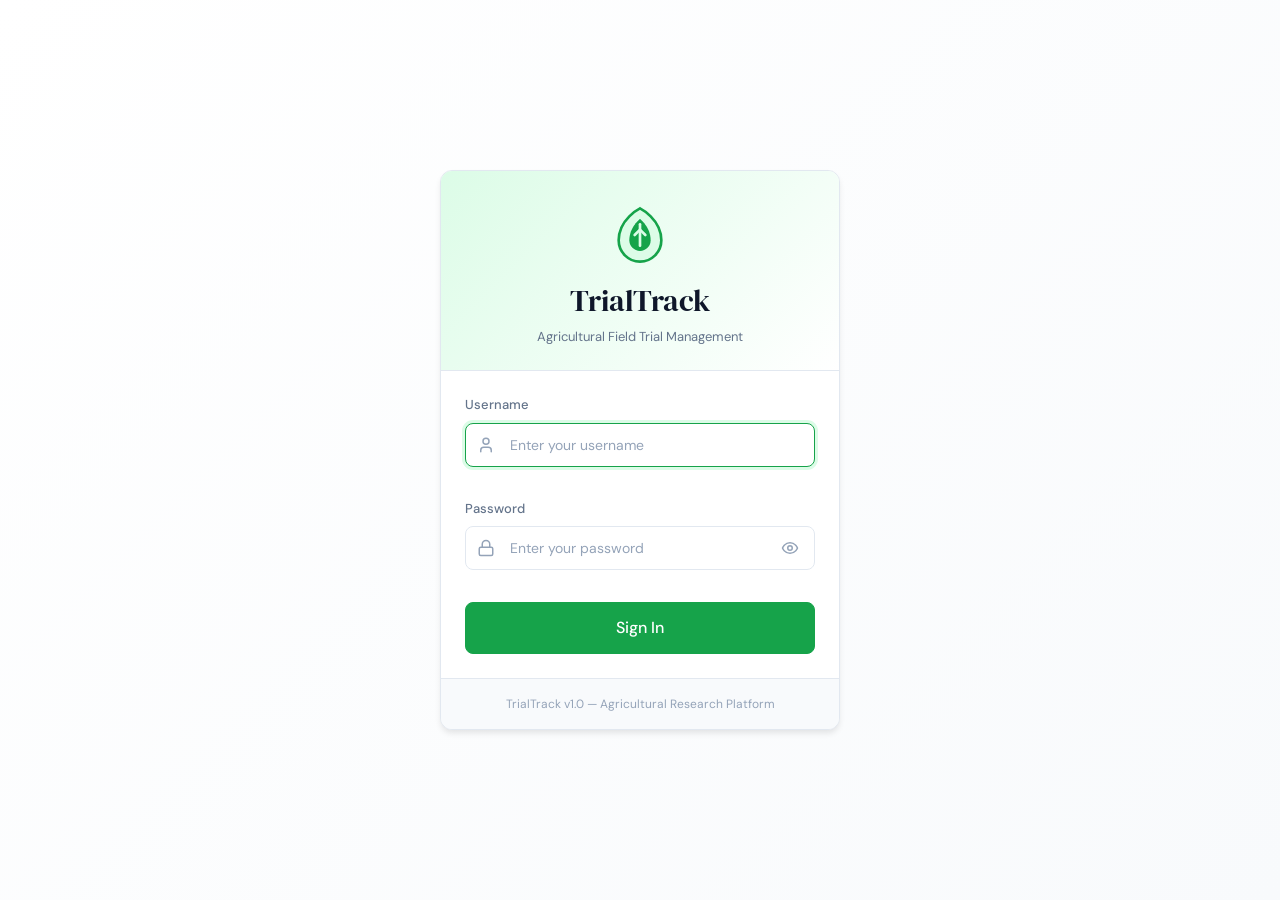
<file: index.html>
<!DOCTYPE html>
<html lang="en">
<head>
  <meta charset="UTF-8">
  <meta name="viewport" content="width=device-width, initial-scale=1.0">
  <title>TrialTrack | Login</title>
  
  <!-- Fonts -->
  <link rel="preconnect" href="https://fonts.googleapis.com">
  <link rel="preconnect" href="https://fonts.gstatic.com" crossorigin>
  <link href="https://fonts.googleapis.com/css2?family=DM+Sans:wght@400;500;600;700&family=DM+Serif+Display&display=swap" rel="stylesheet">
  
  <!-- Styles -->
  <link rel="stylesheet" href="assets/css/base.css">
  <link rel="stylesheet" href="assets/css/components.css">
  
  <!-- Favicon -->
  <link rel="icon" type="image/svg+xml" href="assets/img/logo.svg">
  
  <style>
    /* Login page specific styles */
    .login-container {
      min-height: 100vh;
      display: flex;
      align-items: center;
      justify-content: center;
      padding: var(--space-4);
      background: linear-gradient(135deg, var(--color-surface) 0%, var(--color-surface-alt) 100%);
    }

    .login-card {
      width: 100%;
      max-width: 400px;
      background: var(--color-surface);
      border: 1px solid var(--color-border);
      border-radius: var(--radius-lg);
      box-shadow: var(--shadow-lg);
      overflow: hidden;
    }

    .login-header {
      text-align: center;
      padding: var(--space-8) var(--space-6) var(--space-6);
      background: linear-gradient(135deg, var(--color-primary-light) 0%, var(--color-surface) 100%);
      border-bottom: 1px solid var(--color-border);
    }

    .login-logo {
      width: 64px;
      height: 64px;
      margin: 0 auto var(--space-4);
    }

    .login-title {
      font-family: var(--font-display);
      font-size: var(--text-3xl);
      color: var(--color-text-primary);
      margin: 0;
    }

    .login-subtitle {
      font-size: var(--text-sm);
      color: var(--color-text-secondary);
      margin-top: var(--space-2);
    }

    .login-body {
      padding: var(--space-6);
    }

    .login-form {
      display: flex;
      flex-direction: column;
      gap: var(--space-4);
    }

    .login-error {
      display: none;
      padding: var(--space-3);
      background: var(--color-danger-light);
      border: 1px solid #FECACA;
      border-radius: var(--radius-md);
      color: #991B1B;
      font-size: var(--text-sm);
      text-align: center;
    }

    .login-error.visible {
      display: block;
    }

    .login-lockout {
      display: none;
      padding: var(--space-4);
      background: var(--color-warning-light);
      border: 1px solid #FDE68A;
      border-radius: var(--radius-md);
      color: #92400E;
      font-size: var(--text-sm);
      text-align: center;
    }

    .login-lockout.visible {
      display: block;
    }

    .login-lockout-timer {
      font-weight: var(--font-semibold);
      font-family: var(--font-mono);
    }

    .login-footer {
      padding: var(--space-4) var(--space-6);
      background: var(--color-surface-alt);
      border-top: 1px solid var(--color-border);
      text-align: center;
    }

    .login-footer-text {
      font-size: var(--text-xs);
      color: var(--color-text-muted);
    }

    /* Input with icon */
    .input-wrapper {
      position: relative;
    }

    .input-icon {
      position: absolute;
      left: var(--space-3);
      top: 50%;
      transform: translateY(-50%);
      color: var(--color-text-muted);
      pointer-events: none;
    }

    .input-wrapper .form-input {
      padding-left: 44px;
    }

    /* Password toggle */
    .password-toggle {
      position: absolute;
      right: var(--space-2);
      top: 50%;
      transform: translateY(-50%);
      padding: var(--space-2);
      color: var(--color-text-muted);
      cursor: pointer;
      background: none;
      border: none;
    }

    .password-toggle:hover {
      color: var(--color-text-secondary);
    }

    /* Loading state */
    .btn-loading .btn-text {
      visibility: hidden;
    }

    .btn-loading .btn-spinner {
      position: absolute;
      left: 50%;
      top: 50%;
      transform: translate(-50%, -50%);
    }

    /* Responsive */
    @media (max-width: 480px) {
      .login-card {
        border-radius: 0;
        border-left: none;
        border-right: none;
        max-width: none;
      }

      .login-container {
        padding: 0;
        align-items: stretch;
      }
    }
  </style>
</head>
<body>
  <div class="login-container">
    <div class="login-card">
      <div class="login-header">
        <img src="assets/img/logo.svg" alt="TrialTrack Logo" class="login-logo">
        <h1 class="login-title">TrialTrack</h1>
        <p class="login-subtitle">Agricultural Field Trial Management</p>
      </div>

      <div class="login-body">
        <!-- Lockout Warning -->
        <div id="lockoutWarning" class="login-lockout">
          <svg xmlns="http://www.w3.org/2000/svg" width="20" height="20" viewBox="0 0 24 24" fill="none" stroke="currentColor" stroke-width="2" stroke-linecap="round" stroke-linejoin="round" style="display: inline-block; vertical-align: middle; margin-right: 8px;">
            <circle cx="12" cy="12" r="10"/>
            <polyline points="12 6 12 12 16 14"/>
          </svg>
          Too many failed attempts. Please try again in <span id="lockoutTimer" class="login-lockout-timer">15:00</span>
        </div>

        <!-- Error Message -->
        <div id="loginError" class="login-error"></div>

        <!-- Login Form -->
        <form id="loginForm" class="login-form">
          <div class="form-group">
            <label for="username" class="form-label">Username</label>
            <div class="input-wrapper">
              <svg class="input-icon" xmlns="http://www.w3.org/2000/svg" width="18" height="18" viewBox="0 0 24 24" fill="none" stroke="currentColor" stroke-width="2" stroke-linecap="round" stroke-linejoin="round">
                <path d="M19 21v-2a4 4 0 0 0-4-4H9a4 4 0 0 0-4 4v2"/>
                <circle cx="12" cy="7" r="4"/>
              </svg>
              <input 
                type="text" 
                id="username" 
                name="username" 
                class="form-input" 
                placeholder="Enter your username"
                autocomplete="username"
                autocapitalize="off"
                required
              >
            </div>
          </div>

          <div class="form-group">
            <label for="password" class="form-label">Password</label>
            <div class="input-wrapper">
              <svg class="input-icon" xmlns="http://www.w3.org/2000/svg" width="18" height="18" viewBox="0 0 24 24" fill="none" stroke="currentColor" stroke-width="2" stroke-linecap="round" stroke-linejoin="round">
                <rect width="18" height="11" x="3" y="11" rx="2" ry="2"/>
                <path d="M7 11V7a5 5 0 0 1 10 0v4"/>
              </svg>
              <input 
                type="password" 
                id="password" 
                name="password" 
                class="form-input" 
                placeholder="Enter your password"
                autocomplete="current-password"
                required
              >
              <button type="button" id="passwordToggle" class="password-toggle" aria-label="Toggle password visibility">
                <svg id="eyeIcon" xmlns="http://www.w3.org/2000/svg" width="18" height="18" viewBox="0 0 24 24" fill="none" stroke="currentColor" stroke-width="2" stroke-linecap="round" stroke-linejoin="round">
                  <path d="M2 12s3-7 10-7 10 7 10 7-3 7-10 7-10-7-10-7Z"/>
                  <circle cx="12" cy="12" r="3"/>
                </svg>
                <svg id="eyeOffIcon" xmlns="http://www.w3.org/2000/svg" width="18" height="18" viewBox="0 0 24 24" fill="none" stroke="currentColor" stroke-width="2" stroke-linecap="round" stroke-linejoin="round" style="display: none;">
                  <path d="M9.88 9.88a3 3 0 1 0 4.24 4.24"/>
                  <path d="M10.73 5.08A10.43 10.43 0 0 1 12 5c7 0 10 7 10 7a13.16 13.16 0 0 1-1.67 2.68"/>
                  <path d="M6.61 6.61A13.526 13.526 0 0 0 2 12s3 7 10 7a9.74 9.74 0 0 0 5.39-1.61"/>
                  <line x1="2" x2="22" y1="2" y2="22"/>
                </svg>
              </button>
            </div>
          </div>

          <button type="submit" id="loginButton" class="btn btn-primary btn-lg btn-block" style="position: relative;">
            <span class="btn-text">Sign In</span>
            <span class="btn-spinner spinner spinner-white" style="display: none;"></span>
          </button>
        </form>
      </div>

      <div class="login-footer">
        <p class="login-footer-text">TrialTrack v1.0 — Agricultural Research Platform</p>
      </div>
    </div>
  </div>

  <!-- Toast Container -->
  <div id="toastContainer" class="toast-container"></div>

  <!-- Scripts -->
  <script src="assets/js/config.js"></script>
  <script src="assets/js/utils.js"></script>
  <script src="assets/js/auth.js"></script>
  
  <script>
    // DOM Elements
    const loginForm = document.getElementById('loginForm');
    const usernameInput = document.getElementById('username');
    const passwordInput = document.getElementById('password');
    const loginButton = document.getElementById('loginButton');
    const loginError = document.getElementById('loginError');
    const lockoutWarning = document.getElementById('lockoutWarning');
    const lockoutTimer = document.getElementById('lockoutTimer');
    const passwordToggle = document.getElementById('passwordToggle');
    const eyeIcon = document.getElementById('eyeIcon');
    const eyeOffIcon = document.getElementById('eyeOffIcon');
    const btnText = loginButton.querySelector('.btn-text');
    const btnSpinner = loginButton.querySelector('.btn-spinner');

    let lockoutInterval = null;

    // Check if already logged in
    (function checkExistingSession() {
      const session = auth.getSession();
      if (session) {
        window.location.href = auth.getRedirectUrl(session);
      }
    })();

    // Check initial lockout state
    function checkLockout() {
      const lockout = auth.isLockedOut();
      if (lockout.locked) {
        showLockout(lockout.remainingMs);
        return true;
      } else {
        hideLockout();
        return false;
      }
    }

    // Show lockout warning with timer
    function showLockout(remainingMs) {
      lockoutWarning.classList.add('visible');
      loginButton.disabled = true;
      updateLockoutTimer(remainingMs);
      
      // Clear existing interval
      if (lockoutInterval) clearInterval(lockoutInterval);
      
      // Start countdown
      let remaining = remainingMs;
      lockoutInterval = setInterval(() => {
        remaining -= 1000;
        if (remaining <= 0) {
          clearInterval(lockoutInterval);
          hideLockout();
          auth.resetLoginAttempts();
        } else {
          updateLockoutTimer(remaining);
        }
      }, 1000);
    }

    // Update lockout timer display
    function updateLockoutTimer(ms) {
      const minutes = Math.floor(ms / 60000);
      const seconds = Math.floor((ms % 60000) / 1000);
      lockoutTimer.textContent = `${minutes}:${seconds.toString().padStart(2, '0')}`;
    }

    // Hide lockout warning
    function hideLockout() {
      lockoutWarning.classList.remove('visible');
      loginButton.disabled = false;
      if (lockoutInterval) {
        clearInterval(lockoutInterval);
        lockoutInterval = null;
      }
    }

    // Show error message
    function showError(message) {
      loginError.textContent = message;
      loginError.classList.add('visible');
    }

    // Hide error message
    function hideError() {
      loginError.classList.remove('visible');
    }

    // Set loading state
    function setLoading(loading) {
      if (loading) {
        loginButton.classList.add('btn-loading');
        loginButton.disabled = true;
        btnText.style.visibility = 'hidden';
        btnSpinner.style.display = 'block';
      } else {
        loginButton.classList.remove('btn-loading');
        loginButton.disabled = checkLockout();
        btnText.style.visibility = 'visible';
        btnSpinner.style.display = 'none';
      }
    }

    // Password visibility toggle
    passwordToggle.addEventListener('click', () => {
      const isPassword = passwordInput.type === 'password';
      passwordInput.type = isPassword ? 'text' : 'password';
      eyeIcon.style.display = isPassword ? 'none' : 'block';
      eyeOffIcon.style.display = isPassword ? 'block' : 'none';
    });

    // Form submission
    loginForm.addEventListener('submit', async (e) => {
      e.preventDefault();
      
      // Check lockout first
      if (checkLockout()) return;
      
      hideError();
      setLoading(true);

      const username = usernameInput.value.trim();
      const password = passwordInput.value;

      try {
        const result = await auth.login(username, password);
        
        if (result.success) {
          // Redirect based on role
          const session = auth.getSession();
          window.location.href = auth.getRedirectUrl(session);
        } else {
          showError(result.error);
          
          // Check if we just got locked out
          checkLockout();
          
          // Clear password field on error
          passwordInput.value = '';
          passwordInput.focus();
        }
      } catch (error) {
        console.error('Login error:', error);
        showError('An unexpected error occurred. Please try again.');
      } finally {
        setLoading(false);
      }
    });

    // Initial lockout check
    checkLockout();

    // Focus username input on load
    usernameInput.focus();
  </script>
</body>
</html>
</file>
<file: assets/css/base.css>
/*
 * TrialTrack — Base CSS
 * Design system tokens, reset, and typography
 */

/* ============================================
   CSS VARIABLES — DESIGN TOKENS
   ============================================ */

:root {
  /* Primary Colors */
  --color-primary: #16A34A;
  --color-primary-light: #DCFCE7;
  --color-primary-dark: #15803D;
  
  /* Text Colors */
  --color-text-primary: #0F172A;
  --color-text-secondary: #64748B;
  --color-text-muted: #94A3B8;
  
  /* Surface Colors */
  --color-surface: #FFFFFF;
  --color-surface-alt: #F8FAFC;
  --color-border: #E2E8F0;
  
  /* Semantic Colors */
  --color-danger: #DC2626;
  --color-danger-light: #FEE2E2;
  --color-warning: #D97706;
  --color-warning-light: #FEF3C7;
  --color-success: #16A34A;
  --color-success-light: #DCFCE7;
  
  /* Treatment Chip Colors */
  --color-treatment-I: #F97316;
  --color-treatment-I-bg: #FFF7ED;
  --color-treatment-B: #16A34A;
  --color-treatment-B-bg: #F0FDF4;
  --color-treatment-O: #2563EB;
  --color-treatment-O-bg: #EFF6FF;
  --color-treatment-OI: #7C3AED;
  --color-treatment-OI-bg: #F5F3FF;
  --color-treatment-BO: #DC2626;
  --color-treatment-BO-bg: #FEF2F2;
  --color-treatment-BI: #0891B2;
  --color-treatment-BI-bg: #ECFEFF;
  
  /* Typography */
  --font-display: 'DM Serif Display', serif;
  --font-body: 'Geist', 'DM Sans', -apple-system, BlinkMacSystemFont, 'Segoe UI', sans-serif;
  --font-mono: 'JetBrains Mono', 'Fira Code', monospace;
  
  /* Font Sizes */
  --text-xs: 0.75rem;    /* 12px */
  --text-sm: 0.8125rem;  /* 13px */
  --text-base: 0.875rem; /* 14px */
  --text-md: 1rem;       /* 16px */
  --text-lg: 1.125rem;   /* 18px */
  --text-xl: 1.25rem;    /* 20px */
  --text-2xl: 1.5rem;    /* 24px */
  --text-3xl: 1.875rem;  /* 30px */
  --text-4xl: 2.25rem;   /* 36px */
  
  /* Font Weights */
  --font-normal: 400;
  --font-medium: 500;
  --font-semibold: 600;
  --font-bold: 700;
  
  /* Spacing */
  --space-1: 0.25rem;  /* 4px */
  --space-2: 0.5rem;   /* 8px */
  --space-3: 0.75rem;  /* 12px */
  --space-4: 1rem;     /* 16px */
  --space-5: 1.25rem;  /* 20px */
  --space-6: 1.5rem;   /* 24px */
  --space-8: 2rem;     /* 32px */
  --space-10: 2.5rem;  /* 40px */
  --space-12: 3rem;    /* 48px */
  --space-16: 4rem;    /* 64px */
  
  /* Border Radius */
  --radius-sm: 4px;
  --radius-md: 8px;
  --radius-lg: 12px;
  --radius-xl: 16px;
  --radius-full: 9999px;
  
  /* Shadows */
  --shadow-sm: 0 1px 2px rgba(0, 0, 0, 0.05);
  --shadow-md: 0 1px 3px rgba(0, 0, 0, 0.06);
  --shadow-lg: 0 4px 6px -1px rgba(0, 0, 0, 0.1);
  --shadow-xl: 0 10px 15px -3px rgba(0, 0, 0, 0.1);
  
  /* Layout */
  --sidebar-width: 240px;
  --topbar-height: 60px;
  --content-max-width: 1400px;
  
  /* Transitions */
  --transition-fast: 150ms ease;
  --transition-base: 200ms ease;
  --transition-slow: 300ms ease;
  
  /* Z-Index Scale */
  --z-dropdown: 100;
  --z-sticky: 200;
  --z-modal-backdrop: 300;
  --z-modal: 400;
  --z-toast: 500;
}

/* ============================================
   CSS RESET
   ============================================ */

*, *::before, *::after {
  box-sizing: border-box;
  margin: 0;
  padding: 0;
}

html {
  font-size: 16px;
  -webkit-text-size-adjust: 100%;
  -webkit-font-smoothing: antialiased;
  -moz-osx-font-smoothing: grayscale;
}

body {
  font-family: var(--font-body);
  font-size: var(--text-base);
  font-weight: var(--font-normal);
  line-height: 1.5;
  color: var(--color-text-primary);
  background-color: var(--color-surface);
  min-height: 100vh;
}

img, picture, video, canvas, svg {
  display: block;
  max-width: 100%;
}

input, button, textarea, select {
  font: inherit;
  color: inherit;
}

button {
  cursor: pointer;
  background: none;
  border: none;
}

a {
  color: inherit;
  text-decoration: none;
}

ul, ol {
  list-style: none;
}

table {
  border-collapse: collapse;
  border-spacing: 0;
}

/* ============================================
   TYPOGRAPHY
   ============================================ */

h1, h2, h3, h4, h5, h6 {
  font-family: var(--font-display);
  font-weight: var(--font-normal);
  line-height: 1.2;
  color: var(--color-text-primary);
}

h1 {
  font-size: var(--text-4xl);
}

h2 {
  font-size: var(--text-3xl);
}

h3 {
  font-size: var(--text-2xl);
}

h4 {
  font-size: var(--text-xl);
}

h5 {
  font-size: var(--text-lg);
}

h6 {
  font-size: var(--text-md);
}

p {
  margin-bottom: var(--space-4);
}

p:last-child {
  margin-bottom: 0;
}

.text-xs { font-size: var(--text-xs); }
.text-sm { font-size: var(--text-sm); }
.text-base { font-size: var(--text-base); }
.text-md { font-size: var(--text-md); }
.text-lg { font-size: var(--text-lg); }
.text-xl { font-size: var(--text-xl); }
.text-2xl { font-size: var(--text-2xl); }
.text-3xl { font-size: var(--text-3xl); }
.text-4xl { font-size: var(--text-4xl); }

.font-display { font-family: var(--font-display); }
.font-body { font-family: var(--font-body); }
.font-mono { font-family: var(--font-mono); }

.font-normal { font-weight: var(--font-normal); }
.font-medium { font-weight: var(--font-medium); }
.font-semibold { font-weight: var(--font-semibold); }
.font-bold { font-weight: var(--font-bold); }

.text-primary { color: var(--color-text-primary); }
.text-secondary { color: var(--color-text-secondary); }
.text-muted { color: var(--color-text-muted); }
.text-success { color: var(--color-success); }
.text-danger { color: var(--color-danger); }
.text-warning { color: var(--color-warning); }

.text-center { text-align: center; }
.text-left { text-align: left; }
.text-right { text-align: right; }

/* ============================================
   UTILITY CLASSES
   ============================================ */

/* Display */
.hidden { display: none !important; }
.block { display: block; }
.inline-block { display: inline-block; }
.flex { display: flex; }
.inline-flex { display: inline-flex; }
.grid { display: grid; }

/* Flexbox */
.flex-col { flex-direction: column; }
.flex-row { flex-direction: row; }
.flex-wrap { flex-wrap: wrap; }
.items-center { align-items: center; }
.items-start { align-items: flex-start; }
.items-end { align-items: flex-end; }
.justify-center { justify-content: center; }
.justify-between { justify-content: space-between; }
.justify-start { justify-content: flex-start; }
.justify-end { justify-content: flex-end; }
.gap-1 { gap: var(--space-1); }
.gap-2 { gap: var(--space-2); }
.gap-3 { gap: var(--space-3); }
.gap-4 { gap: var(--space-4); }
.gap-6 { gap: var(--space-6); }
.gap-8 { gap: var(--space-8); }

/* Width */
.w-full { width: 100%; }
.max-w-sm { max-width: 24rem; }
.max-w-md { max-width: 28rem; }
.max-w-lg { max-width: 32rem; }
.max-w-xl { max-width: 36rem; }

/* Spacing */
.m-0 { margin: 0; }
.m-auto { margin: auto; }
.mx-auto { margin-left: auto; margin-right: auto; }
.mt-1 { margin-top: var(--space-1); }
.mt-2 { margin-top: var(--space-2); }
.mt-3 { margin-top: var(--space-3); }
.mt-4 { margin-top: var(--space-4); }
.mt-6 { margin-top: var(--space-6); }
.mt-8 { margin-top: var(--space-8); }
.mb-1 { margin-bottom: var(--space-1); }
.mb-2 { margin-bottom: var(--space-2); }
.mb-3 { margin-bottom: var(--space-3); }
.mb-4 { margin-bottom: var(--space-4); }
.mb-6 { margin-bottom: var(--space-6); }
.mb-8 { margin-bottom: var(--space-8); }

.p-0 { padding: 0; }
.p-2 { padding: var(--space-2); }
.p-3 { padding: var(--space-3); }
.p-4 { padding: var(--space-4); }
.p-6 { padding: var(--space-6); }
.p-8 { padding: var(--space-8); }
.px-2 { padding-left: var(--space-2); padding-right: var(--space-2); }
.px-3 { padding-left: var(--space-3); padding-right: var(--space-3); }
.px-4 { padding-left: var(--space-4); padding-right: var(--space-4); }
.px-6 { padding-left: var(--space-6); padding-right: var(--space-6); }
.py-2 { padding-top: var(--space-2); padding-bottom: var(--space-2); }
.py-3 { padding-top: var(--space-3); padding-bottom: var(--space-3); }
.py-4 { padding-top: var(--space-4); padding-bottom: var(--space-4); }
.py-6 { padding-top: var(--space-6); padding-bottom: var(--space-6); }

/* Border */
.border { border: 1px solid var(--color-border); }
.border-t { border-top: 1px solid var(--color-border); }
.border-b { border-bottom: 1px solid var(--color-border); }
.rounded { border-radius: var(--radius-md); }
.rounded-lg { border-radius: var(--radius-lg); }
.rounded-full { border-radius: var(--radius-full); }

/* Background */
.bg-surface { background-color: var(--color-surface); }
.bg-surface-alt { background-color: var(--color-surface-alt); }
.bg-primary { background-color: var(--color-primary); }
.bg-primary-light { background-color: var(--color-primary-light); }

/* Shadow */
.shadow-sm { box-shadow: var(--shadow-sm); }
.shadow-md { box-shadow: var(--shadow-md); }
.shadow-lg { box-shadow: var(--shadow-lg); }

/* Cursor */
.cursor-pointer { cursor: pointer; }
.cursor-not-allowed { cursor: not-allowed; }

/* Overflow */
.overflow-hidden { overflow: hidden; }
.overflow-auto { overflow: auto; }
.overflow-x-auto { overflow-x: auto; }

/* Position */
.relative { position: relative; }
.absolute { position: absolute; }
.fixed { position: fixed; }
.sticky { position: sticky; }

/* Visibility */
.opacity-0 { opacity: 0; }
.opacity-50 { opacity: 0.5; }
.opacity-100 { opacity: 1; }

/* Transitions */
.transition { transition: all var(--transition-base); }
.transition-fast { transition: all var(--transition-fast); }
.transition-slow { transition: all var(--transition-slow); }

/* Screen reader only */
.sr-only {
  position: absolute;
  width: 1px;
  height: 1px;
  padding: 0;
  margin: -1px;
  overflow: hidden;
  clip: rect(0, 0, 0, 0);
  white-space: nowrap;
  border: 0;
}
</file>
<file: assets/css/components.css>
/*
 * TrialTrack — Components CSS
 * Reusable UI components: buttons, cards, forms, tables, chips, toast, modal
 */

/* ============================================
   BUTTONS
   ============================================ */

.btn {
  display: inline-flex;
  align-items: center;
  justify-content: center;
  gap: var(--space-2);
  padding: var(--space-3) var(--space-4);
  font-family: var(--font-body);
  font-size: var(--text-sm);
  font-weight: var(--font-medium);
  line-height: 1;
  border-radius: var(--radius-md);
  transition: all var(--transition-fast);
  cursor: pointer;
  border: 1px solid transparent;
  text-decoration: none;
  white-space: nowrap;
}

.btn:disabled {
  opacity: 0.5;
  cursor: not-allowed;
}

/* Primary Button */
.btn-primary {
  background-color: var(--color-primary);
  color: white;
  border-color: var(--color-primary);
}

.btn-primary:hover:not(:disabled) {
  background-color: var(--color-primary-dark);
  border-color: var(--color-primary-dark);
}

.btn-primary:focus {
  outline: none;
  box-shadow: 0 0 0 3px var(--color-primary-light);
}

/* Secondary Button */
.btn-secondary {
  background-color: var(--color-surface);
  color: var(--color-text-primary);
  border-color: var(--color-border);
}

.btn-secondary:hover:not(:disabled) {
  background-color: var(--color-surface-alt);
}

.btn-secondary:focus {
  outline: none;
  box-shadow: 0 0 0 3px var(--color-primary-light);
}

/* Danger Button */
.btn-danger {
  background-color: var(--color-danger);
  color: white;
  border-color: var(--color-danger);
}

.btn-danger:hover:not(:disabled) {
  background-color: #B91C1C;
  border-color: #B91C1C;
}

.btn-danger:focus {
  outline: none;
  box-shadow: 0 0 0 3px var(--color-danger-light);
}

/* Ghost Button */
.btn-ghost {
  background-color: transparent;
  color: var(--color-primary);
  border-color: transparent;
}

.btn-ghost:hover:not(:disabled) {
  background-color: var(--color-primary-light);
}

.btn-ghost:focus {
  outline: none;
  box-shadow: 0 0 0 3px var(--color-primary-light);
}

/* Outline Button */
.btn-outline {
  background-color: transparent;
  color: var(--color-primary);
  border-color: var(--color-primary);
}

.btn-outline:hover:not(:disabled) {
  background-color: var(--color-primary);
  color: white;
}

/* Button Sizes */
.btn-sm {
  padding: var(--space-2) var(--space-3);
  font-size: var(--text-xs);
}

.btn-lg {
  padding: var(--space-4) var(--space-6);
  font-size: var(--text-md);
  min-height: 52px;
}

.btn-block {
  width: 100%;
}

/* Icon Button */
.btn-icon {
  padding: var(--space-2);
  width: 36px;
  height: 36px;
}

.btn-icon.btn-sm {
  width: 28px;
  height: 28px;
  padding: var(--space-1);
}

.btn-icon.btn-lg {
  width: 48px;
  height: 48px;
}

/* ============================================
   CARDS
   ============================================ */

.card {
  background: var(--color-surface);
  border: 1px solid var(--color-border);
  border-radius: var(--radius-lg);
  padding: var(--space-6);
  box-shadow: var(--shadow-md);
}

.card-sm {
  padding: var(--space-4);
}

.card-lg {
  padding: var(--space-8);
}

.card-header {
  margin-bottom: var(--space-4);
  padding-bottom: var(--space-4);
  border-bottom: 1px solid var(--color-border);
}

.card-title {
  font-family: var(--font-display);
  font-size: var(--text-xl);
  color: var(--color-text-primary);
  margin: 0;
}

.card-subtitle {
  font-size: var(--text-sm);
  color: var(--color-text-secondary);
  margin-top: var(--space-1);
}

.card-body {
  /* Default content area */
}

.card-footer {
  margin-top: var(--space-4);
  padding-top: var(--space-4);
  border-top: 1px solid var(--color-border);
}

/* Clickable Card */
.card-clickable {
  cursor: pointer;
  transition: all var(--transition-fast);
}

.card-clickable:hover {
  border-color: var(--color-primary);
  box-shadow: var(--shadow-lg);
}

/* ============================================
   FORMS
   ============================================ */

.form-group {
  margin-bottom: var(--space-4);
}

.form-label {
  display: block;
  font-size: var(--text-sm);
  font-weight: var(--font-medium);
  color: var(--color-text-secondary);
  margin-bottom: var(--space-2);
}

.form-label-required::after {
  content: ' *';
  color: var(--color-danger);
}

.form-input,
.form-select,
.form-textarea {
  width: 100%;
  height: 44px;
  padding: var(--space-3) var(--space-3);
  font-family: var(--font-body);
  font-size: var(--text-base);
  color: var(--color-text-primary);
  background-color: var(--color-surface);
  border: 1px solid var(--color-border);
  border-radius: var(--radius-md);
  transition: all var(--transition-fast);
}

.form-input:focus,
.form-select:focus,
.form-textarea:focus {
  outline: none;
  border-color: var(--color-primary);
  box-shadow: 0 0 0 3px var(--color-primary-light);
}

.form-input::placeholder {
  color: var(--color-text-muted);
}

.form-input:disabled,
.form-select:disabled,
.form-textarea:disabled {
  background-color: var(--color-surface-alt);
  cursor: not-allowed;
  opacity: 0.7;
}

/* Input with error */
.form-input-error {
  border-color: var(--color-danger);
}

.form-input-error:focus {
  border-color: var(--color-danger);
  box-shadow: 0 0 0 3px var(--color-danger-light);
}

/* Large input (for mobile) */
.form-input-lg {
  height: 52px;
  font-size: var(--text-md);
  padding: var(--space-4);
}

/* Textarea */
.form-textarea {
  height: auto;
  min-height: 100px;
  resize: vertical;
}

/* Select */
.form-select {
  appearance: none;
  background-image: url("data:image/svg+xml,%3Csvg xmlns='http://www.w3.org/2000/svg' width='16' height='16' viewBox='0 0 24 24' fill='none' stroke='%2364748B' stroke-width='2' stroke-linecap='round' stroke-linejoin='round'%3E%3Cpath d='m6 9 6 6 6-6'/%3E%3C/svg%3E");
  background-repeat: no-repeat;
  background-position: right 12px center;
  padding-right: 40px;
}

/* Checkbox & Radio */
.form-check {
  display: flex;
  align-items: center;
  gap: var(--space-2);
  cursor: pointer;
}

.form-check-input {
  width: 18px;
  height: 18px;
  accent-color: var(--color-primary);
  cursor: pointer;
}

.form-check-label {
  font-size: var(--text-sm);
  color: var(--color-text-primary);
  cursor: pointer;
}

/* Help text */
.form-help {
  font-size: var(--text-xs);
  color: var(--color-text-muted);
  margin-top: var(--space-1);
}

/* Error text */
.form-error {
  font-size: var(--text-xs);
  color: var(--color-danger);
  margin-top: var(--space-1);
  display: flex;
  align-items: center;
  gap: var(--space-1);
}

/* Input group */
.input-group {
  display: flex;
  align-items: stretch;
}

.input-group .form-input {
  border-radius: var(--radius-md) 0 0 var(--radius-md);
}

.input-group .btn {
  border-radius: 0 var(--radius-md) var(--radius-md) 0;
}

/* ============================================
   TABLES
   ============================================ */

.table-container {
  overflow-x: auto;
  border: 1px solid var(--color-border);
  border-radius: var(--radius-lg);
}

.table {
  width: 100%;
  border-collapse: collapse;
}

.table th {
  background-color: var(--color-surface-alt);
  color: var(--color-text-secondary);
  font-size: var(--text-xs);
  font-weight: var(--font-semibold);
  text-transform: uppercase;
  letter-spacing: 0.05em;
  text-align: left;
  padding: var(--space-3) var(--space-4);
  border-bottom: 1px solid var(--color-border);
}

.table td {
  padding: var(--space-3) var(--space-4);
  border-bottom: 1px solid var(--color-border);
  font-size: var(--text-sm);
}

.table tr:last-child td {
  border-bottom: none;
}

.table tbody tr:hover {
  background-color: var(--color-surface-alt);
}

/* Sortable header */
.table th.sortable {
  cursor: pointer;
  user-select: none;
}

.table th.sortable:hover {
  background-color: var(--color-border);
}

/* ============================================
   CHIPS / BADGES
   ============================================ */

.chip {
  display: inline-flex;
  align-items: center;
  gap: var(--space-1);
  padding: var(--space-1) var(--space-2);
  font-size: var(--text-xs);
  font-weight: var(--font-medium);
  border-radius: var(--radius-full);
  white-space: nowrap;
}

.chip-sm {
  padding: 2px var(--space-2);
  font-size: 10px;
}

.chip-lg {
  padding: var(--space-2) var(--space-3);
  font-size: var(--text-sm);
}

/* Chip colors */
.chip-default {
  background-color: var(--color-surface-alt);
  color: var(--color-text-secondary);
}

.chip-primary {
  background-color: var(--color-primary-light);
  color: var(--color-primary-dark);
}

.chip-success {
  background-color: var(--color-success-light);
  color: var(--color-success);
}

.chip-danger {
  background-color: var(--color-danger-light);
  color: var(--color-danger);
}

.chip-warning {
  background-color: var(--color-warning-light);
  color: var(--color-warning);
}

/* Treatment chips */
.chip-treatment-I {
  background-color: var(--color-treatment-I-bg);
  color: var(--color-treatment-I);
}

.chip-treatment-B {
  background-color: var(--color-treatment-B-bg);
  color: var(--color-treatment-B);
}

.chip-treatment-O {
  background-color: var(--color-treatment-O-bg);
  color: var(--color-treatment-O);
}

.chip-treatment-OI {
  background-color: var(--color-treatment-OI-bg);
  color: var(--color-treatment-OI);
}

.chip-treatment-BO {
  background-color: var(--color-treatment-BO-bg);
  color: var(--color-treatment-BO);
}

.chip-treatment-BI {
  background-color: var(--color-treatment-BI-bg);
  color: var(--color-treatment-BI);
}

/* ============================================
   TOAST NOTIFICATIONS
   ============================================ */

.toast-container {
  position: fixed;
  bottom: var(--space-6);
  right: var(--space-6);
  z-index: var(--z-toast);
  display: flex;
  flex-direction: column;
  gap: var(--space-2);
  pointer-events: none;
}

.toast {
  display: flex;
  align-items: center;
  gap: var(--space-3);
  padding: var(--space-3) var(--space-4);
  background-color: var(--color-surface);
  border: 1px solid var(--color-border);
  border-radius: var(--radius-md);
  box-shadow: var(--shadow-lg);
  pointer-events: auto;
  animation: toast-slide-in 0.3s ease;
  max-width: 360px;
}

.toast-icon {
  flex-shrink: 0;
  width: 20px;
  height: 20px;
}

.toast-content {
  flex: 1;
  font-size: var(--text-sm);
}

.toast-title {
  font-weight: var(--font-medium);
  color: var(--color-text-primary);
}

.toast-message {
  color: var(--color-text-secondary);
  margin-top: 2px;
}

.toast-close {
  flex-shrink: 0;
  padding: var(--space-1);
  color: var(--color-text-muted);
  cursor: pointer;
  transition: color var(--transition-fast);
}

.toast-close:hover {
  color: var(--color-text-primary);
}

/* Toast variants */
.toast-success {
  border-left: 3px solid var(--color-success);
}

.toast-success .toast-icon {
  color: var(--color-success);
}

.toast-error {
  border-left: 3px solid var(--color-danger);
}

.toast-error .toast-icon {
  color: var(--color-danger);
}

.toast-warning {
  border-left: 3px solid var(--color-warning);
}

.toast-warning .toast-icon {
  color: var(--color-warning);
}

.toast-info {
  border-left: 3px solid var(--color-primary);
}

.toast-info .toast-icon {
  color: var(--color-primary);
}

/* Toast animation */
@keyframes toast-slide-in {
  from {
    transform: translateX(100%);
    opacity: 0;
  }
  to {
    transform: translateX(0);
    opacity: 1;
  }
}

.toast-exit {
  animation: toast-slide-out 0.2s ease forwards;
}

@keyframes toast-slide-out {
  from {
    transform: translateX(0);
    opacity: 1;
  }
  to {
    transform: translateX(100%);
    opacity: 0;
  }
}

/* ============================================
   MODAL / DIALOG
   ============================================ */

.modal-backdrop {
  position: fixed;
  inset: 0;
  background-color: rgba(0, 0, 0, 0.5);
  z-index: var(--z-modal-backdrop);
  display: flex;
  align-items: center;
  justify-content: center;
  padding: var(--space-4);
  opacity: 0;
  visibility: hidden;
  transition: opacity var(--transition-base), visibility var(--transition-base);
}

.modal-backdrop.active {
  opacity: 1;
  visibility: visible;
}

.modal {
  background-color: var(--color-surface);
  border-radius: var(--radius-lg);
  box-shadow: var(--shadow-xl);
  width: 100%;
  max-width: 480px;
  max-height: calc(100vh - var(--space-8));
  overflow: hidden;
  transform: scale(0.95);
  transition: transform var(--transition-base);
  display: flex;
  flex-direction: column;
}

.modal-backdrop.active .modal {
  transform: scale(1);
}

.modal-header {
  display: flex;
  align-items: center;
  justify-content: space-between;
  padding: var(--space-4) var(--space-6);
  border-bottom: 1px solid var(--color-border);
  flex-shrink: 0;
}

/* Form inside modal needs flex to allow scrolling body */
.modal form {
  display: flex;
  flex-direction: column;
  flex: 1;
  min-height: 0;
  overflow: hidden;
}

.modal-title {
  font-family: var(--font-display);
  font-size: var(--text-lg);
  color: var(--color-text-primary);
  margin: 0;
}

.modal-close {
  padding: var(--space-1);
  color: var(--color-text-muted);
  cursor: pointer;
  transition: color var(--transition-fast);
}

.modal-close:hover {
  color: var(--color-text-primary);
}

.modal-body {
  padding: var(--space-6);
  overflow-y: auto;
  flex: 1;
  min-height: 0;
}

.modal-footer {
  display: flex;
  align-items: center;
  justify-content: flex-end;
  gap: var(--space-3);
  padding: var(--space-4) var(--space-6);
  border-top: 1px solid var(--color-border);
  background-color: var(--color-surface-alt);
  flex-shrink: 0;
}

/* Small modal */
.modal-sm {
  max-width: 360px;
}

/* Large modal */
.modal-lg {
  max-width: 640px;
}

/* ============================================
   LOADING STATES
   ============================================ */

.spinner {
  display: inline-block;
  width: 20px;
  height: 20px;
  border: 2px solid var(--color-border);
  border-top-color: var(--color-primary);
  border-radius: 50%;
  animation: spin 0.8s linear infinite;
}

.spinner-sm {
  width: 14px;
  height: 14px;
  border-width: 2px;
}

.spinner-lg {
  width: 32px;
  height: 32px;
  border-width: 3px;
}

.spinner-white {
  border-color: rgba(255, 255, 255, 0.3);
  border-top-color: white;
}

@keyframes spin {
  to {
    transform: rotate(360deg);
  }
}

/* Loading overlay */
.loading-overlay {
  position: absolute;
  inset: 0;
  background-color: rgba(255, 255, 255, 0.8);
  display: flex;
  align-items: center;
  justify-content: center;
  z-index: 10;
}

/* Skeleton loader */
.skeleton {
  background: linear-gradient(
    90deg,
    var(--color-surface-alt) 25%,
    var(--color-border) 50%,
    var(--color-surface-alt) 75%
  );
  background-size: 200% 100%;
  animation: skeleton-shimmer 1.5s infinite;
  border-radius: var(--radius-md);
}

.skeleton-text {
  height: 16px;
  margin-bottom: var(--space-2);
}

.skeleton-text:last-child {
  width: 60%;
}

.skeleton-circle {
  border-radius: 50%;
}

@keyframes skeleton-shimmer {
  0% {
    background-position: 200% 0;
  }
  100% {
    background-position: -200% 0;
  }
}

/* ============================================
   EMPTY STATES
   ============================================ */

.empty-state {
  text-align: center;
  padding: var(--space-12) var(--space-6);
}

.empty-state-icon {
  width: 64px;
  height: 64px;
  margin: 0 auto var(--space-4);
  color: var(--color-text-muted);
}

.empty-state-title {
  font-family: var(--font-display);
  font-size: var(--text-lg);
  color: var(--color-text-primary);
  margin-bottom: var(--space-2);
}

.empty-state-description {
  font-size: var(--text-sm);
  color: var(--color-text-secondary);
  margin-bottom: var(--space-6);
  max-width: 320px;
  margin-left: auto;
  margin-right: auto;
}

/* ============================================
   ALERTS
   ============================================ */

.alert {
  display: flex;
  align-items: flex-start;
  gap: var(--space-3);
  padding: var(--space-3) var(--space-4);
  border-radius: var(--radius-md);
  font-size: var(--text-sm);
}

.alert-icon {
  flex-shrink: 0;
  width: 20px;
  height: 20px;
  margin-top: 1px;
}

.alert-content {
  flex: 1;
}

.alert-title {
  font-weight: var(--font-medium);
  margin-bottom: 2px;
}

.alert-info {
  background-color: #EFF6FF;
  color: #1E40AF;
  border: 1px solid #BFDBFE;
}

.alert-success {
  background-color: var(--color-success-light);
  color: #166534;
  border: 1px solid #BBF7D0;
}

.alert-warning {
  background-color: var(--color-warning-light);
  color: #92400E;
  border: 1px solid #FDE68A;
}

.alert-error {
  background-color: var(--color-danger-light);
  color: #991B1B;
  border: 1px solid #FECACA;
}

/* ============================================
   PROGRESS BAR
   ============================================ */

.progress {
  width: 100%;
  height: 8px;
  background-color: var(--color-surface-alt);
  border-radius: var(--radius-full);
  overflow: hidden;
}

.progress-bar {
  height: 100%;
  background-color: var(--color-primary);
  border-radius: var(--radius-full);
  transition: width var(--transition-slow);
}

.progress-bar-success {
  background-color: var(--color-success);
}

.progress-bar-warning {
  background-color: var(--color-warning);
}

.progress-bar-danger {
  background-color: var(--color-danger);
}

/* ============================================
   DROPDOWN
   ============================================ */

.dropdown {
  position: relative;
  display: inline-block;
}

.dropdown-menu {
  position: absolute;
  top: 100%;
  left: 0;
  min-width: 180px;
  padding: var(--space-1) 0;
  background-color: var(--color-surface);
  border: 1px solid var(--color-border);
  border-radius: var(--radius-md);
  box-shadow: var(--shadow-lg);
  z-index: var(--z-dropdown);
  opacity: 0;
  visibility: hidden;
  transform: translateY(-8px);
  transition: all var(--transition-fast);
}

.dropdown.active .dropdown-menu {
  opacity: 1;
  visibility: visible;
  transform: translateY(4px);
}

.dropdown-item {
  display: flex;
  align-items: center;
  gap: var(--space-2);
  padding: var(--space-2) var(--space-3);
  font-size: var(--text-sm);
  color: var(--color-text-primary);
  cursor: pointer;
  transition: background-color var(--transition-fast);
}

.dropdown-item:hover {
  background-color: var(--color-surface-alt);
}

.dropdown-item-danger {
  color: var(--color-danger);
}

.dropdown-item-danger:hover {
  background-color: var(--color-danger-light);
}

.dropdown-divider {
  height: 1px;
  margin: var(--space-1) 0;
  background-color: var(--color-border);
}

/* ============================================
   AVATAR
   ============================================ */

.avatar {
  display: flex;
  align-items: center;
  justify-content: center;
  width: 40px;
  height: 40px;
  border-radius: 50%;
  background-color: var(--color-primary-light);
  color: var(--color-primary-dark);
  font-weight: var(--font-semibold);
  font-size: var(--text-sm);
  text-transform: uppercase;
}

.avatar-sm {
  width: 32px;
  height: 32px;
  font-size: var(--text-xs);
}

.avatar-lg {
  width: 56px;
  height: 56px;
  font-size: var(--text-lg);
}

/* ============================================
   DIVIDER
   ============================================ */

.divider {
  height: 1px;
  background-color: var(--color-border);
  margin: var(--space-4) 0;
}

.divider-vertical {
  width: 1px;
  height: 100%;
  background-color: var(--color-border);
  margin: 0 var(--space-4);
}
</file>
<file: assets/css/dashboard.css>
/*
 * TrialTrack — Dashboard CSS
 * Desktop-first layout with fixed left sidebar
 */

/* ============================================
   DASHBOARD LAYOUT
   ============================================ */

.dashboard-layout {
  display: flex;
  min-height: 100vh;
  background-color: var(--color-surface-alt);
}

/* ============================================
   SIDEBAR
   ============================================ */

.sidebar {
  position: fixed;
  left: 0;
  top: 0;
  bottom: 0;
  width: var(--sidebar-width);
  background-color: var(--color-surface);
  border-right: 1px solid var(--color-border);
  display: flex;
  flex-direction: column;
  z-index: var(--z-sticky);
}

.sidebar-header {
  display: flex;
  align-items: center;
  gap: var(--space-3);
  padding: var(--space-4) var(--space-5);
  border-bottom: 1px solid var(--color-border);
}

.sidebar-logo {
  width: 36px;
  height: 36px;
}

.sidebar-brand {
  font-family: var(--font-display);
  font-size: var(--text-xl);
  color: var(--color-text-primary);
}

.sidebar-nav {
  flex: 1;
  padding: var(--space-4) 0;
  overflow-y: auto;
}

.nav-section {
  padding: 0 var(--space-3);
  margin-bottom: var(--space-4);
}

.nav-section-title {
  font-size: var(--text-xs);
  font-weight: var(--font-semibold);
  color: var(--color-text-muted);
  text-transform: uppercase;
  letter-spacing: 0.05em;
  padding: var(--space-2) var(--space-2);
}

.nav-item {
  display: flex;
  align-items: center;
  gap: var(--space-3);
  padding: var(--space-3);
  color: var(--color-text-secondary);
  border-radius: var(--radius-md);
  transition: all var(--transition-fast);
  cursor: pointer;
  text-decoration: none;
}

.nav-item:hover {
  background-color: var(--color-surface-alt);
  color: var(--color-text-primary);
}

.nav-item.active {
  background-color: var(--color-primary-light);
  color: var(--color-primary-dark);
}

.nav-item-icon {
  width: 20px;
  height: 20px;
  flex-shrink: 0;
}

.nav-item-label {
  font-size: var(--text-sm);
  font-weight: var(--font-medium);
}

.sidebar-footer {
  padding: var(--space-4) var(--space-3);
  border-top: 1px solid var(--color-border);
}

/* ============================================
   MAIN CONTENT AREA
   ============================================ */

.main-content {
  flex: 1;
  margin-left: var(--sidebar-width);
  display: flex;
  flex-direction: column;
}

/* Top Bar */
.topbar {
  position: sticky;
  top: 0;
  height: var(--topbar-height);
  background-color: var(--color-surface);
  border-bottom: 1px solid var(--color-border);
  display: flex;
  align-items: center;
  justify-content: space-between;
  padding: 0 var(--space-6);
  z-index: var(--z-sticky);
}

.topbar-left {
  display: flex;
  align-items: center;
  gap: var(--space-4);
}

.topbar-title {
  font-family: var(--font-display);
  font-size: var(--text-xl);
  color: var(--color-text-primary);
}

.topbar-right {
  display: flex;
  align-items: center;
  gap: var(--space-4);
}

/* Field Selector */
.field-selector {
  display: flex;
  align-items: center;
  gap: var(--space-2);
  padding: var(--space-2) var(--space-3);
  background: var(--color-surface-alt);
  border: 1px solid var(--color-border);
  border-radius: var(--radius-md);
  cursor: pointer;
  transition: all var(--transition-fast);
}

.field-selector:hover {
  border-color: var(--color-primary);
}

.field-selector-label {
  font-size: var(--text-sm);
  color: var(--color-text-secondary);
}

.field-selector-value {
  font-size: var(--text-sm);
  font-weight: var(--font-medium);
  color: var(--color-text-primary);
}

/* User Menu */
.user-menu {
  display: flex;
  align-items: center;
  gap: var(--space-3);
  padding: var(--space-2);
  border-radius: var(--radius-md);
  cursor: pointer;
  transition: background-color var(--transition-fast);
}

.user-menu:hover {
  background-color: var(--color-surface-alt);
}

.user-menu-info {
  text-align: right;
}

.user-menu-name {
  font-size: var(--text-sm);
  font-weight: var(--font-medium);
  color: var(--color-text-primary);
}

.user-menu-role {
  font-size: var(--text-xs);
  color: var(--color-text-muted);
}

/* Page Content */
.page-content {
  flex: 1;
  padding: var(--space-6);
  max-width: var(--content-max-width);
}

/* ============================================
   KPI CARDS
   ============================================ */

.kpi-grid {
  display: grid;
  grid-template-columns: repeat(4, 1fr);
  gap: var(--space-4);
  margin-bottom: var(--space-6);
}

.kpi-card {
  background: var(--color-surface);
  border: 1px solid var(--color-border);
  border-radius: var(--radius-lg);
  padding: var(--space-5);
  box-shadow: var(--shadow-sm);
}

.kpi-header {
  display: flex;
  align-items: center;
  justify-content: space-between;
  margin-bottom: var(--space-3);
}

.kpi-title {
  font-size: var(--text-sm);
  font-weight: var(--font-medium);
  color: var(--color-text-secondary);
}

.kpi-icon {
  width: 20px;
  height: 20px;
  color: var(--color-text-muted);
}

.kpi-value {
  font-family: var(--font-mono);
  font-size: var(--text-3xl);
  font-weight: var(--font-semibold);
  color: var(--color-text-primary);
  margin-bottom: var(--space-1);
}

.kpi-change {
  font-size: var(--text-xs);
  display: flex;
  align-items: center;
  gap: var(--space-1);
}

.kpi-change.positive {
  color: var(--color-success);
}

.kpi-change.negative {
  color: var(--color-danger);
}

.kpi-change.neutral {
  color: var(--color-text-muted);
}

/* ============================================
   DATA COLLECTION STATUS CARD
   ============================================ */

.data-collection-card {
  background: var(--color-surface);
  border: 1px solid var(--color-border);
  border-radius: var(--radius-lg);
  box-shadow: var(--shadow-sm);
  margin-bottom: var(--space-6);
}

.data-collection-header {
  display: flex;
  align-items: center;
  justify-content: space-between;
  padding: var(--space-4) var(--space-5);
  border-bottom: 1px solid var(--color-border);
}

.data-collection-content {
  padding: var(--space-5);
}

.data-collection-empty {
  display: flex;
  flex-direction: column;
  align-items: center;
  justify-content: center;
  padding: var(--space-6);
  text-align: center;
  color: var(--color-text-muted);
}

.data-collection-empty p {
  margin-top: var(--space-3);
  font-size: var(--text-sm);
}

.collection-status-grid {
  display: grid;
  grid-template-columns: auto 1fr;
  gap: var(--space-6);
  align-items: center;
}

.collection-ring-container {
  position: relative;
  width: 120px;
  height: 120px;
}

.collection-ring {
  width: 100%;
  height: 100%;
  transform: rotate(0deg);
}

.collection-ring-text {
  position: absolute;
  top: 50%;
  left: 50%;
  transform: translate(-50%, -50%);
  text-align: center;
}

.collection-ring-value {
  display: block;
  font-family: var(--font-mono);
  font-size: var(--text-xl);
  font-weight: var(--font-bold);
  color: var(--color-text-primary);
}

.collection-ring-label {
  display: block;
  font-size: var(--text-xs);
  color: var(--color-text-muted);
}

.collection-details {
  display: flex;
  flex-direction: column;
  gap: var(--space-2);
}

.collection-field-name {
  font-family: var(--font-display);
  font-size: var(--text-lg);
  color: var(--color-text-primary);
  margin: 0;
}

.collection-round {
  font-size: var(--text-sm);
  color: var(--color-text-secondary);
}

.collection-status {
  font-size: var(--text-sm);
  font-weight: var(--font-medium);
  padding: var(--space-1) var(--space-2);
  border-radius: var(--radius-sm);
  display: inline-block;
  width: fit-content;
}

.collection-status.status-neutral {
  background: var(--color-surface-alt);
  color: var(--color-text-secondary);
}

.collection-status.status-info {
  background: var(--color-primary-light);
  color: var(--color-primary-dark);
}

.collection-status.status-warning {
  background: var(--color-warning-light);
  color: #92400e;
}

.collection-status.status-danger {
  background: var(--color-danger-light);
  color: var(--color-danger-dark);
}

.collection-status.status-success {
  background: var(--color-success-light);
  color: var(--color-success-dark);
}

.collection-progress-bar {
  display: flex;
  align-items: center;
  gap: var(--space-3);
  margin-top: var(--space-2);
}

.collection-progress-bar .progress {
  flex: 1;
  max-width: 200px;
}

.collection-percent {
  font-family: var(--font-mono);
  font-size: var(--text-sm);
  font-weight: var(--font-medium);
  color: var(--color-text-secondary);
}

/* ============================================
   FIELD OVERVIEW CARDS
   ============================================ */

.section-header {
  display: flex;
  align-items: center;
  justify-content: space-between;
  margin-bottom: var(--space-4);
}

.section-title {
  font-family: var(--font-display);
  font-size: var(--text-xl);
  color: var(--color-text-primary);
}

.field-cards-grid {
  display: grid;
  grid-template-columns: repeat(auto-fill, minmax(320px, 1fr));
  gap: var(--space-4);
  margin-bottom: var(--space-6);
}

.field-card {
  background: var(--color-surface);
  border: 1px solid var(--color-border);
  border-radius: var(--radius-lg);
  padding: var(--space-5);
  box-shadow: var(--shadow-sm);
  transition: all var(--transition-fast);
}

.field-card:hover {
  border-color: var(--color-primary);
  box-shadow: var(--shadow-md);
}

.field-card-header {
  display: flex;
  align-items: flex-start;
  justify-content: space-between;
  margin-bottom: var(--space-4);
}

.field-card-name {
  font-family: var(--font-display);
  font-size: var(--text-lg);
  color: var(--color-text-primary);
  margin-bottom: var(--space-1);
}

.field-card-location {
  font-size: var(--text-sm);
  color: var(--color-text-secondary);
  display: flex;
  align-items: center;
  gap: var(--space-1);
}

.field-card-status {
  display: flex;
  align-items: center;
  gap: var(--space-2);
}

.field-card-round {
  display: flex;
  align-items: center;
  justify-content: space-between;
  padding: var(--space-3);
  background: var(--color-surface-alt);
  border-radius: var(--radius-md);
  margin-bottom: var(--space-3);
}

.field-card-round-label {
  font-size: var(--text-sm);
  color: var(--color-text-secondary);
}

.field-card-round-number {
  font-family: var(--font-mono);
  font-size: var(--text-lg);
  font-weight: var(--font-semibold);
  color: var(--color-text-primary);
}

.field-card-progress {
  margin-bottom: var(--space-3);
}

.field-card-progress-header {
  display: flex;
  align-items: center;
  justify-content: space-between;
  margin-bottom: var(--space-2);
}

.field-card-progress-label {
  font-size: var(--text-xs);
  color: var(--color-text-muted);
}

.field-card-progress-value {
  font-size: var(--text-xs);
  font-weight: var(--font-medium);
  color: var(--color-text-secondary);
}

.field-card-meta {
  display: flex;
  align-items: center;
  justify-content: space-between;
  padding-top: var(--space-3);
  border-top: 1px solid var(--color-border);
}

.field-card-last-entry {
  font-size: var(--text-xs);
  color: var(--color-text-muted);
}

.field-card-actions {
  display: flex;
  gap: var(--space-2);
}

/* ============================================
   ACTIVITY FEED
   ============================================ */

.activity-card {
  background: var(--color-surface);
  border: 1px solid var(--color-border);
  border-radius: var(--radius-lg);
  box-shadow: var(--shadow-sm);
  margin-bottom: var(--space-6);
}

.activity-header {
  padding: var(--space-4) var(--space-5);
  border-bottom: 1px solid var(--color-border);
}

.activity-list {
  max-height: 400px;
  overflow-y: auto;
}

.activity-item {
  display: flex;
  align-items: flex-start;
  gap: var(--space-3);
  padding: var(--space-3) var(--space-5);
  border-bottom: 1px solid var(--color-border);
  transition: background-color var(--transition-fast);
}

.activity-item:last-child {
  border-bottom: none;
}

.activity-item:hover {
  background-color: var(--color-surface-alt);
}

.activity-icon {
  width: 32px;
  height: 32px;
  border-radius: 50%;
  display: flex;
  align-items: center;
  justify-content: center;
  flex-shrink: 0;
}

.activity-icon.entry {
  background-color: var(--color-primary-light);
  color: var(--color-primary);
}

.activity-icon.field {
  background-color: #E0E7FF;
  color: #3730A3;
}

.activity-icon.user {
  background-color: var(--color-warning-light);
  color: var(--color-warning);
}

.activity-content {
  flex: 1;
  min-width: 0;
}

.activity-title {
  font-size: var(--text-sm);
  color: var(--color-text-primary);
  margin-bottom: var(--space-1);
}

.activity-meta {
  font-size: var(--text-xs);
  color: var(--color-text-muted);
}

.activity-time {
  font-size: var(--text-xs);
  color: var(--color-text-muted);
  white-space: nowrap;
}

/* ============================================
   STATS TABLE
   ============================================ */

.stats-table-card {
  background: var(--color-surface);
  border: 1px solid var(--color-border);
  border-radius: var(--radius-lg);
  box-shadow: var(--shadow-sm);
  overflow: hidden;
}

.stats-table-header {
  padding: var(--space-4) var(--space-5);
  border-bottom: 1px solid var(--color-border);
}

.stats-table {
  width: 100%;
}

.stats-table th {
  background-color: var(--color-surface-alt);
  color: var(--color-text-secondary);
  font-size: var(--text-xs);
  font-weight: var(--font-semibold);
  text-transform: uppercase;
  letter-spacing: 0.05em;
  text-align: left;
  padding: var(--space-3) var(--space-4);
  border-bottom: 1px solid var(--color-border);
}

.stats-table td {
  padding: var(--space-3) var(--space-4);
  font-size: var(--text-sm);
  border-bottom: 1px solid var(--color-border);
}

.stats-table tr:last-child td {
  border-bottom: none;
}

.stats-table tbody tr:hover {
  background-color: var(--color-surface-alt);
}

.stats-table .numeric {
  font-family: var(--font-mono);
  text-align: right;
}

/* ============================================
   EMPTY STATE
   ============================================ */

.dashboard-empty {
  text-align: center;
  padding: var(--space-12) var(--space-6);
}

.dashboard-empty-icon {
  width: 80px;
  height: 80px;
  margin: 0 auto var(--space-4);
  color: var(--color-text-muted);
}

.dashboard-empty-title {
  font-family: var(--font-display);
  font-size: var(--text-xl);
  color: var(--color-text-primary);
  margin-bottom: var(--space-2);
}

.dashboard-empty-description {
  font-size: var(--text-sm);
  color: var(--color-text-secondary);
  margin-bottom: var(--space-6);
  max-width: 400px;
  margin-left: auto;
  margin-right: auto;
}

/* ============================================
   RESPONSIVE
   ============================================ */

/* Tablet: Sidebar collapses to icons */
@media (max-width: 1023px) {
  .sidebar {
    width: 64px;
  }

  .sidebar-brand,
  .nav-item-label,
  .nav-section-title,
  .user-menu-info {
    display: none;
  }

  .sidebar-header {
    justify-content: center;
    padding: var(--space-3);
  }

  .nav-item {
    justify-content: center;
    padding: var(--space-3);
  }

  .user-menu {
    justify-content: center;
  }

  .main-content {
    margin-left: 64px;
  }

  .kpi-grid {
    grid-template-columns: repeat(2, 1fr);
  }
}

/* Mobile: Hide sidebar, full-width content */
@media (max-width: 767px) {
  .sidebar {
    display: none;
  }

  .main-content {
    margin-left: 0;
  }

  .topbar {
    padding: 0 var(--space-4);
  }

  .page-content {
    padding: var(--space-4);
  }

  .kpi-grid {
    grid-template-columns: 1fr;
  }

  .field-cards-grid {
    grid-template-columns: 1fr;
  }

  .topbar-title {
    font-size: var(--text-lg);
  }

  .field-selector {
    display: none;
  }
}
</file>
<file: assets/css/mobile.css>
/*
 * TrialTrack — Mobile CSS
 * Mobile-first styles for field worker data entry view
 */

/* ============================================
   MOBILE LAYOUT
   ============================================ */

.mobile-container {
  min-height: 100vh;
  display: flex;
  flex-direction: column;
  background-color: var(--color-surface-alt);
}

/* Mobile Header */
.mobile-header {
  position: sticky;
  top: 0;
  z-index: var(--z-sticky);
  display: flex;
  align-items: center;
  justify-content: space-between;
  padding: var(--space-3) var(--space-4);
  background-color: var(--color-surface);
  border-bottom: 1px solid var(--color-border);
  min-height: 56px;
}

.mobile-header-left {
  display: flex;
  align-items: center;
  gap: var(--space-3);
}

.mobile-header-logo {
  width: 32px;
  height: 32px;
}

.mobile-header-title {
  font-family: var(--font-display);
  font-size: var(--text-lg);
  color: var(--color-text-primary);
}

.mobile-header-right {
  display: flex;
  align-items: center;
  gap: var(--space-2);
}

/* Mobile Content */
.mobile-content {
  flex: 1;
  padding: var(--space-4);
  overflow-y: auto;
}

/* Mobile Bottom Nav (optional) */
.mobile-bottom-nav {
  position: sticky;
  bottom: 0;
  display: flex;
  align-items: center;
  justify-content: space-around;
  padding: var(--space-2) var(--space-4);
  background-color: var(--color-surface);
  border-top: 1px solid var(--color-border);
  min-height: 56px;
}

.mobile-nav-item {
  display: flex;
  flex-direction: column;
  align-items: center;
  gap: var(--space-1);
  padding: var(--space-2);
  color: var(--color-text-muted);
  font-size: var(--text-xs);
  transition: color var(--transition-fast);
}

.mobile-nav-item.active {
  color: var(--color-primary);
}

.mobile-nav-item:hover {
  color: var(--color-text-primary);
}

/* ============================================
   FIELD STATUS CARD
   ============================================ */

.field-status-card {
  background: linear-gradient(135deg, var(--color-primary) 0%, var(--color-primary-dark) 100%);
  color: white;
  border-radius: var(--radius-lg);
  padding: var(--space-5);
  margin-bottom: var(--space-4);
}

.field-status-name {
  font-family: var(--font-display);
  font-size: var(--text-xl);
  margin-bottom: var(--space-2);
}

.field-status-location {
  font-size: var(--text-sm);
  opacity: 0.85;
  display: flex;
  align-items: center;
  gap: var(--space-1);
  margin-bottom: var(--space-4);
}

.field-status-round {
  display: flex;
  align-items: center;
  justify-content: space-between;
  padding: var(--space-3);
  background: rgba(255, 255, 255, 0.15);
  border-radius: var(--radius-md);
}

.field-status-round-label {
  font-size: var(--text-sm);
  opacity: 0.9;
}

.field-status-round-number {
  font-family: var(--font-mono);
  font-size: var(--text-lg);
  font-weight: var(--font-semibold);
}

/* ============================================
   ROUND STATUS BADGES
   ============================================ */

.round-status-badge {
  display: inline-flex;
  align-items: center;
  gap: var(--space-2);
  padding: var(--space-2) var(--space-3);
  border-radius: var(--radius-full);
  font-size: var(--text-sm);
  font-weight: var(--font-medium);
}

.round-status-open {
  background-color: var(--color-success-light);
  color: #166534;
}

.round-status-upcoming {
  background-color: #E0E7FF;
  color: #3730A3;
}

.round-status-missed {
  background-color: var(--color-warning-light);
  color: #92400E;
}

.round-status-locked {
  background-color: var(--color-surface-alt);
  color: var(--color-text-secondary);
}

/* ============================================
   PROGRESS INDICATOR
   ============================================ */

.progress-card {
  background: var(--color-surface);
  border: 1px solid var(--color-border);
  border-radius: var(--radius-lg);
  padding: var(--space-4);
  margin-bottom: var(--space-4);
}

.progress-header {
  display: flex;
  align-items: center;
  justify-content: space-between;
  margin-bottom: var(--space-3);
}

.progress-title {
  font-size: var(--text-sm);
  font-weight: var(--font-medium);
  color: var(--color-text-secondary);
}

.progress-count {
  font-family: var(--font-mono);
  font-size: var(--text-lg);
  font-weight: var(--font-semibold);
  color: var(--color-text-primary);
}

.progress-bar-wrapper {
  height: 8px;
  background-color: var(--color-surface-alt);
  border-radius: var(--radius-full);
  overflow: hidden;
}

.progress-bar-fill {
  height: 100%;
  background-color: var(--color-primary);
  border-radius: var(--radius-full);
  transition: width var(--transition-slow);
}

.progress-bar-fill.complete {
  background-color: var(--color-success);
}

/* ============================================
   LOCKED STATE CARD
   ============================================ */

.locked-card {
  background: var(--color-surface);
  border: 1px solid var(--color-border);
  border-radius: var(--radius-lg);
  padding: var(--space-8) var(--space-4);
  text-align: center;
}

.locked-icon {
  width: 64px;
  height: 64px;
  margin: 0 auto var(--space-4);
  color: var(--color-text-muted);
}

.locked-title {
  font-family: var(--font-display);
  font-size: var(--text-xl);
  color: var(--color-text-primary);
  margin-bottom: var(--space-2);
}

.locked-message {
  font-size: var(--text-sm);
  color: var(--color-text-secondary);
  margin-bottom: var(--space-4);
}

.locked-countdown {
  display: inline-flex;
  align-items: center;
  gap: var(--space-2);
  padding: var(--space-3) var(--space-4);
  background-color: var(--color-surface-alt);
  border-radius: var(--radius-full);
  font-family: var(--font-mono);
  font-size: var(--text-lg);
  color: var(--color-text-primary);
}

/* ============================================
   BLOCK SELECTOR
   ============================================ */

.block-selector {
  margin-bottom: var(--space-4);
}

.block-selector-title {
  font-size: var(--text-sm);
  font-weight: var(--font-medium);
  color: var(--color-text-secondary);
  margin-bottom: var(--space-3);
}

.block-grid {
  display: grid;
  grid-template-columns: repeat(5, 1fr);
  gap: var(--space-2);
}

.block-btn {
  aspect-ratio: 1;
  display: flex;
  flex-direction: column;
  align-items: center;
  justify-content: center;
  background: var(--color-surface);
  border: 2px solid var(--color-border);
  border-radius: var(--radius-md);
  font-size: var(--text-lg);
  font-weight: var(--font-semibold);
  color: var(--color-text-primary);
  transition: all var(--transition-fast);
  cursor: pointer;
}

.block-btn:hover {
  border-color: var(--color-primary);
  background-color: var(--color-primary-light);
}

.block-btn.selected {
  border-color: var(--color-primary);
  background-color: var(--color-primary);
  color: white;
}

.block-btn-label {
  font-size: var(--text-xs);
  font-weight: var(--font-normal);
  opacity: 0.7;
}

/* ============================================
   PLOT SELECTOR
   ============================================ */

.plot-selector {
  margin-bottom: var(--space-4);
}

.plot-selector-title {
  font-size: var(--text-sm);
  font-weight: var(--font-medium);
  color: var(--color-text-secondary);
  margin-bottom: var(--space-3);
}

.plot-grid {
  display: grid;
  grid-template-columns: repeat(3, 1fr);
  gap: var(--space-3);
}

.plot-btn {
  display: flex;
  flex-direction: column;
  align-items: center;
  padding: var(--space-3);
  background: var(--color-surface);
  border: 2px solid var(--color-border);
  border-radius: var(--radius-lg);
  transition: all var(--transition-fast);
  cursor: pointer;
  min-height: 80px;
}

.plot-btn:hover:not(.entered):not(.selected) {
  border-color: var(--color-primary);
  background-color: var(--color-primary-light);
}

.plot-btn.selected {
  border-color: var(--color-primary);
  background-color: var(--color-primary);
}

.plot-btn.selected .plot-number,
.plot-btn.selected .plot-treatment-label {
  color: white;
}

.plot-btn.entered {
  background-color: var(--color-success-light);
  border-color: var(--color-success);
}

.plot-number {
  font-size: var(--text-lg);
  font-weight: var(--font-semibold);
  color: var(--color-text-primary);
  margin-bottom: var(--space-1);
}

.plot-treatment {
  display: inline-flex;
  padding: var(--space-1) var(--space-2);
  border-radius: var(--radius-full);
  font-size: var(--text-xs);
  font-weight: var(--font-medium);
}

.plot-treatment-label {
  font-size: var(--text-xs);
  color: var(--color-text-secondary);
}

.plot-entered-check {
  position: absolute;
  top: var(--space-1);
  right: var(--space-1);
  width: 20px;
  height: 20px;
  color: var(--color-success);
}

/* ============================================
   DATA ENTRY FORM
   ============================================ */

.entry-form {
  background: var(--color-surface);
  border: 1px solid var(--color-border);
  border-radius: var(--radius-lg);
  padding: var(--space-4);
}

.entry-form-header {
  display: flex;
  align-items: center;
  justify-content: space-between;
  margin-bottom: var(--space-4);
  padding-bottom: var(--space-3);
  border-bottom: 1px solid var(--color-border);
}

.entry-form-plot-info {
  display: flex;
  align-items: center;
  gap: var(--space-3);
}

.entry-form-plot-number {
  font-family: var(--font-display);
  font-size: var(--text-xl);
}

.entry-form-back {
  color: var(--color-text-muted);
  padding: var(--space-2);
  transition: color var(--transition-fast);
}

.entry-form-back:hover {
  color: var(--color-text-primary);
}

/* Parameter inputs */
.param-grid {
  display: grid;
  grid-template-columns: repeat(2, 1fr);
  gap: var(--space-3);
  margin-bottom: var(--space-4);
}

.param-input-group {
  display: flex;
  flex-direction: column;
}

.param-label {
  font-size: var(--text-xs);
  font-weight: var(--font-medium);
  color: var(--color-text-secondary);
  margin-bottom: var(--space-1);
}

.param-input {
  width: 100%;
  height: 52px;
  padding: var(--space-3);
  font-family: var(--font-mono);
  font-size: var(--text-lg);
  text-align: center;
  background: var(--color-surface);
  border: 1px solid var(--color-border);
  border-radius: var(--radius-md);
  transition: all var(--transition-fast);
}

.param-input:focus {
  outline: none;
  border-color: var(--color-primary);
  box-shadow: 0 0 0 3px var(--color-primary-light);
}

.param-input::placeholder {
  color: var(--color-text-muted);
}

/* Notes field */
.notes-group {
  margin-bottom: var(--space-4);
}

.notes-label {
  font-size: var(--text-xs);
  font-weight: var(--font-medium);
  color: var(--color-text-secondary);
  margin-bottom: var(--space-1);
}

.notes-input {
  width: 100%;
  height: 80px;
  padding: var(--space-3);
  font-size: var(--text-sm);
  background: var(--color-surface);
  border: 1px solid var(--color-border);
  border-radius: var(--radius-md);
  resize: none;
  transition: all var(--transition-fast);
}

.notes-input:focus {
  outline: none;
  border-color: var(--color-primary);
  box-shadow: 0 0 0 3px var(--color-primary-light);
}

/* Save button */
.entry-save-btn {
  width: 100%;
  height: 56px;
  font-size: var(--text-md);
  font-weight: var(--font-semibold);
}

/* ============================================
   SUCCESS CONFIRMATION
   ============================================ */

.success-card {
  background: var(--color-surface);
  border: 1px solid var(--color-border);
  border-radius: var(--radius-lg);
  padding: var(--space-8) var(--space-4);
  text-align: center;
}

.success-icon {
  width: 80px;
  height: 80px;
  margin: 0 auto var(--space-4);
  color: var(--color-success);
  animation: success-bounce 0.5s ease;
}

@keyframes success-bounce {
  0%, 100% { transform: scale(1); }
  50% { transform: scale(1.1); }
}

.success-title {
  font-family: var(--font-display);
  font-size: var(--text-2xl);
  color: var(--color-text-primary);
  margin-bottom: var(--space-2);
}

.success-message {
  font-size: var(--text-sm);
  color: var(--color-text-secondary);
  margin-bottom: var(--space-6);
}

.success-actions {
  display: flex;
  flex-direction: column;
  gap: var(--space-3);
}

/* ============================================
   UPDATE CONFLICT MODAL
   ============================================ */

.conflict-info {
  background: var(--color-surface-alt);
  border-radius: var(--radius-md);
  padding: var(--space-4);
  margin-bottom: var(--space-4);
}

.conflict-label {
  font-size: var(--text-xs);
  font-weight: var(--font-medium);
  color: var(--color-text-secondary);
  margin-bottom: var(--space-1);
}

.conflict-value {
  font-size: var(--text-sm);
  color: var(--color-text-primary);
}

/* ============================================
   RESPONSIVE ADJUSTMENTS
   ============================================ */

/* iPhone SE / Small phones (375px) */
@media (max-width: 375px) {
  .mobile-content {
    padding: var(--space-3);
  }

  .field-status-card {
    padding: var(--space-4);
  }

  .plot-grid {
    grid-template-columns: repeat(2, 1fr);
  }

  .param-grid {
    grid-template-columns: 1fr;
  }
}

/* Larger phones (390px+) */
@media (min-width: 390px) {
  .plot-grid {
    grid-template-columns: repeat(3, 1fr);
  }

  .param-grid {
    grid-template-columns: repeat(2, 1fr);
  }
}

/* Tablet and up - redirect to desktop view */
@media (min-width: 768px) {
  .mobile-container {
    max-width: 480px;
    margin: 0 auto;
    border-left: 1px solid var(--color-border);
    border-right: 1px solid var(--color-border);
  }
}
</file>
